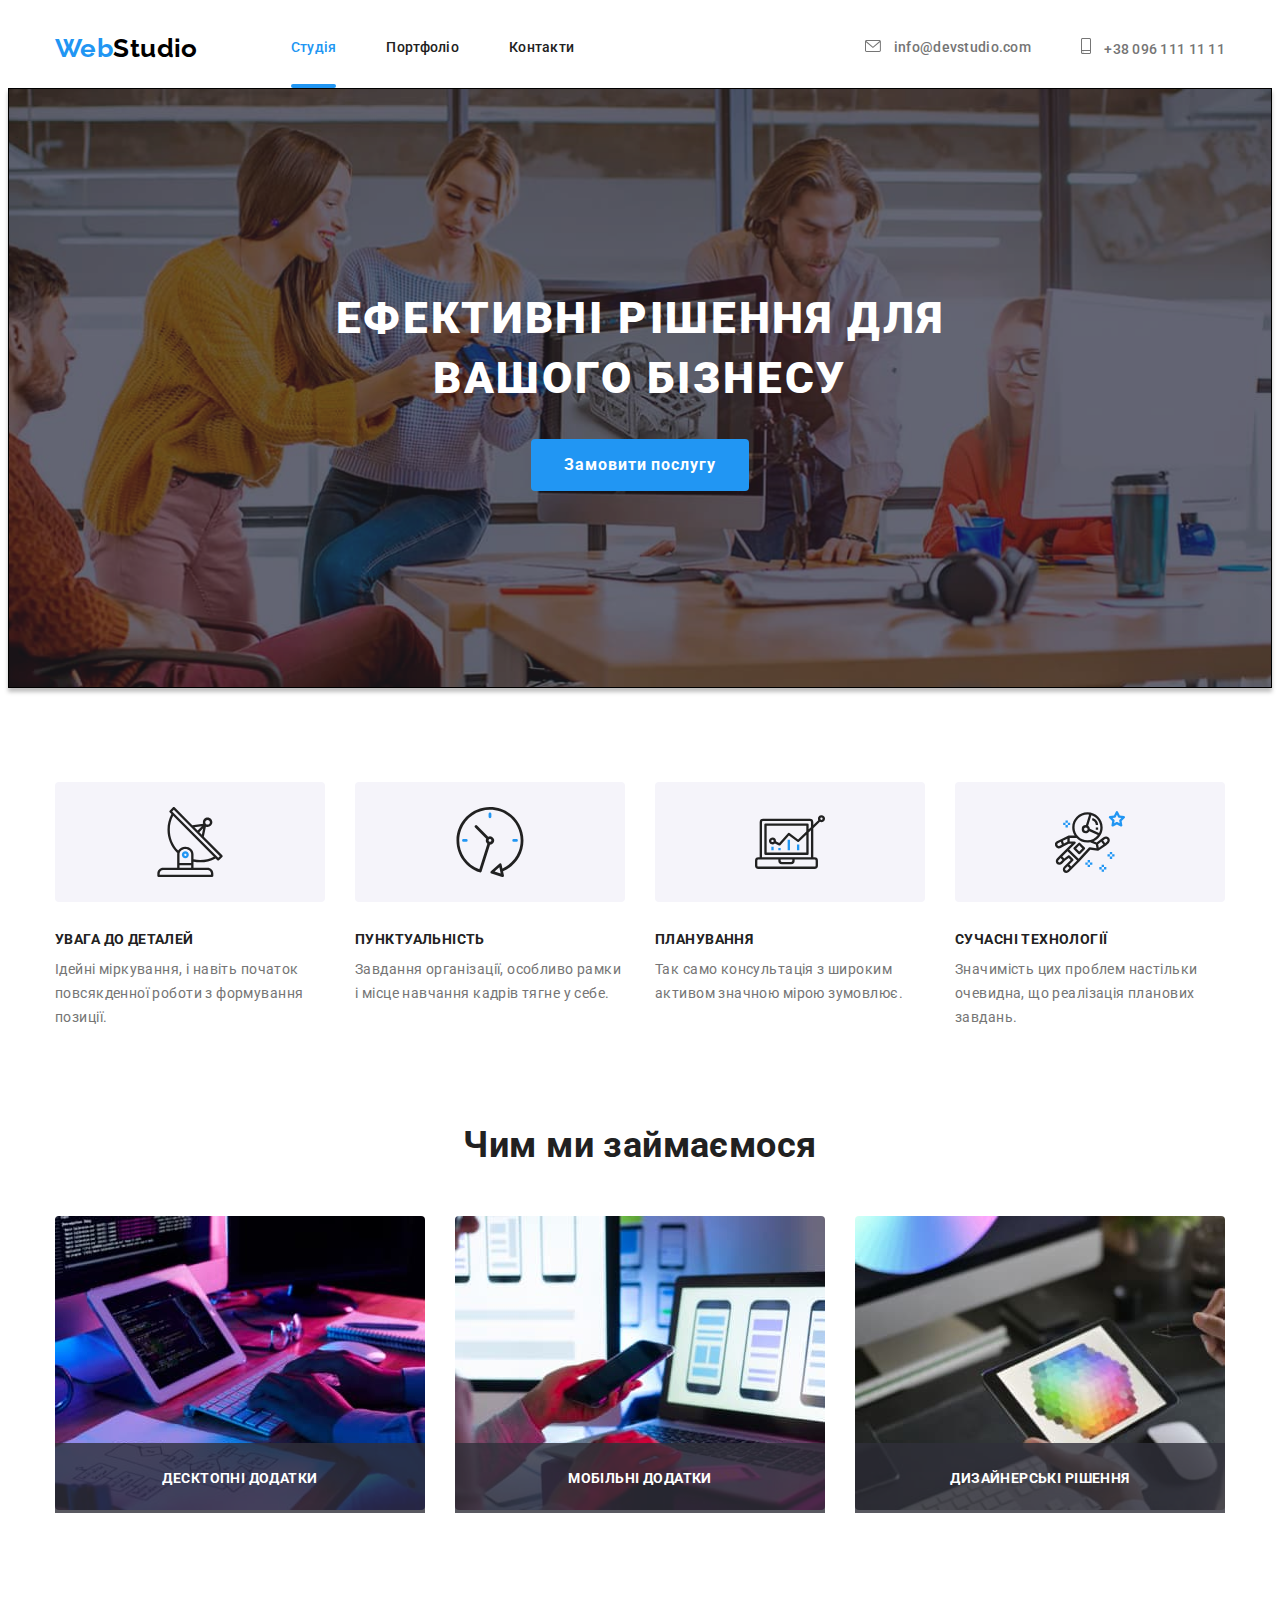
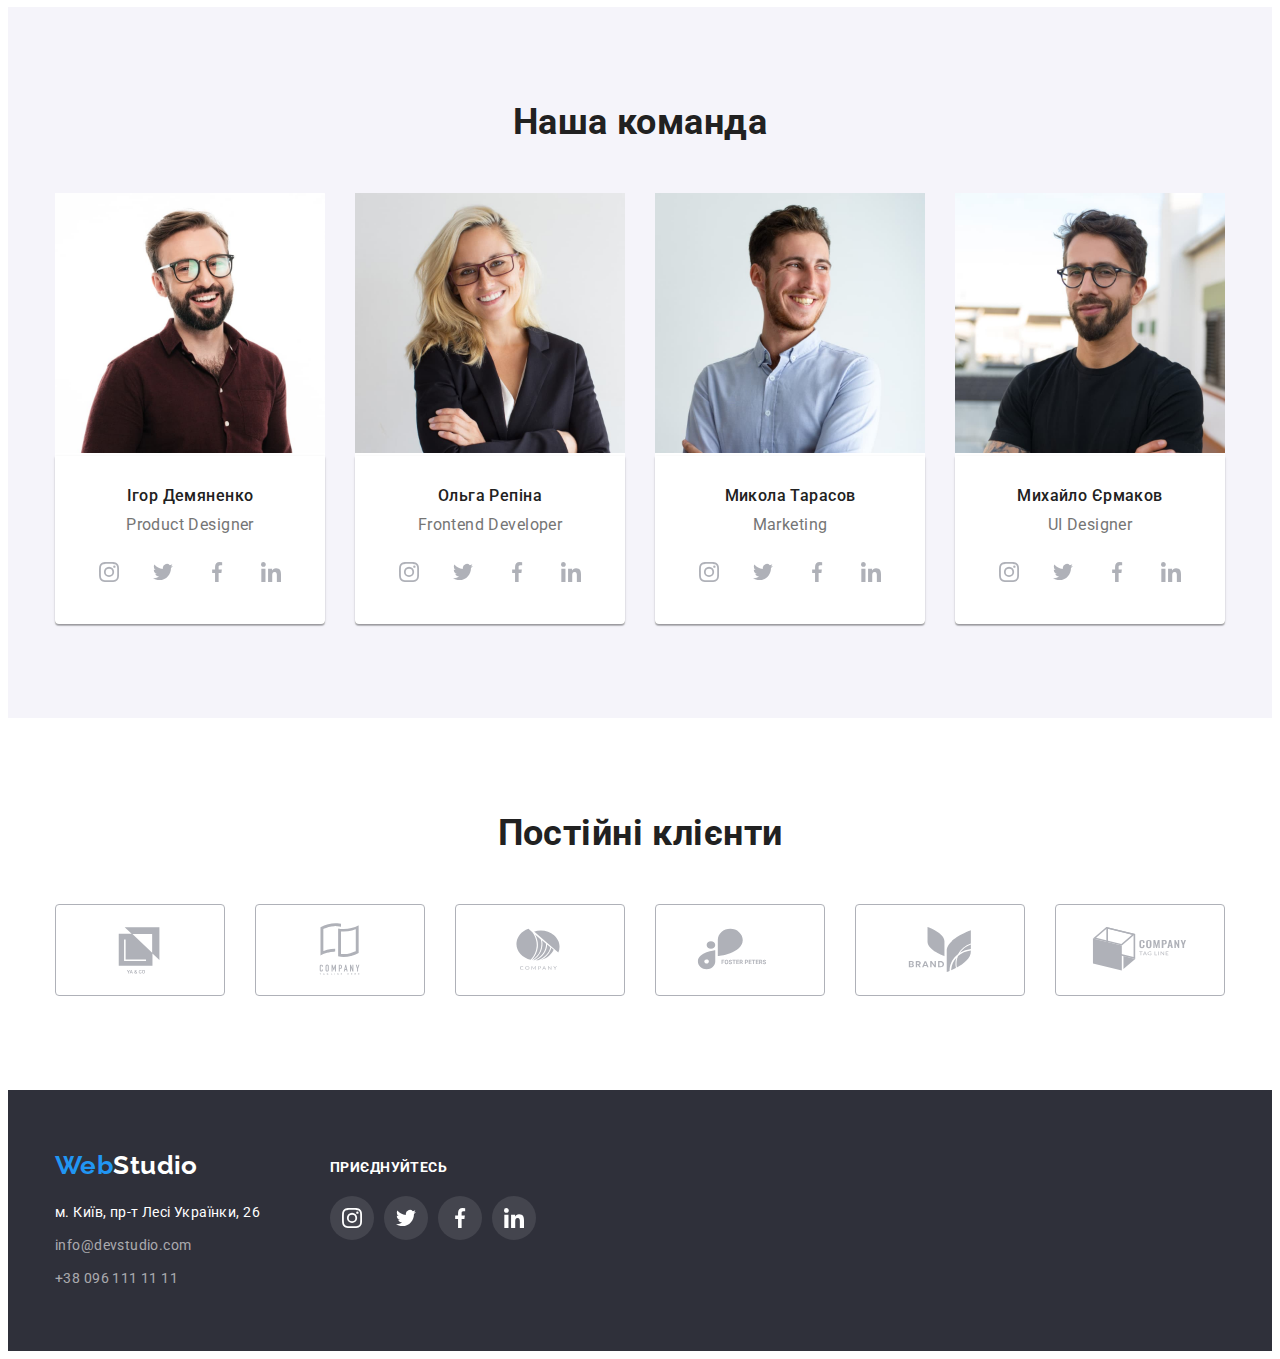
<file: index.html>
<!DOCTYPE html>
<html lang="uk">
<head>
    <meta charset="UTF-8">
    <meta http-equiv="X-UA-Compatible" content="IE=edge">
    <meta name="viewport" content="width=device-width, initial-scale=1.0">
    <meta name="description" content="Эффективные решения для вашего бизнеса">
    <title>WebStudio</title>
    <link rel="preconnect" href="https://fonts.googleapis.com">
    <link rel="preconnect" href="https://fonts.gstatic.com" crossorigin>
    <link href="https://fonts.googleapis.com/css2?family=Raleway:wght@700&family=Roboto:wght@400;500;700;900&display=swap"
        rel="stylesheet">
    <link rel="stylesheet" href="https://cdnjs.cloudflare.com/ajax/libs/modern-normalize/1.1.0/modern-normalize.min.css"
        integrity="sha512-wpPYUAdjBVSE4KJnH1VR1HeZfpl1ub8YT/NKx4PuQ5NmX2tKuGu6U/JRp5y+Y8XG2tV+wKQpNHVUX03MfMFn9Q=="
        crossorigin="anonymous" referrerpolicy="no-referrer" />
    <link rel="stylesheet" href="./css/styles.css">
</head>
<body>
    <!--Header-->
    <header class="page-header">
        <!-- Nav -->
        <div class="container main-nav"> 
            <nav class="main-nav">
                <a href="./index.html" class="logo">Web<span class="accent">Studio</span></a>
                <ul class="site list">
                    <li class="nav-item"><a href="" class="nav-link current">Студія</a></li>
                    <li class="nav-item"><a href="./portfolio.html" class="nav-link">Портфоліо</a></li>
                    <li class="nav-item"><a href="" class="nav-link">Контакти</a></li>
                </ul>
            </nav>
            <ul class="contact list">
                <li class="contact-item">   
                    <a href="mailto:info@devstudio.com" class="contact-link">
                        <svg class="icon-envelope" width="16" height="12">
                            <use href="./image/icons.svg#envelope"></use>
                        </svg>
                        info@devstudio.com
                    </a>
                </li>
                <li class="contact-item">
                    <a href="tel:+380961111111" class="contact-link" >
                        <svg class="icon-smartphone" width="10" height="16">
                            <use href="./image/icons.svg#smartphone"></use>
                        </svg>
                        +38 096 111 11 11
                    </a>
                </li>
            </ul>
        </div>
    </header>
    
    <!--main-->
    <main>
        <!--Hero-->
        <section class="hero overlay">
            <div class="container">
                <h1 class="hero-title">Ефективні рішення для вашого бізнесу</h1>
                <button class="hero-button" type="button" data-modal-open>Замовити послугу</button>
            </div>                    
        </section>
        <!-- Features -->
        <section class="section features">
            <div class="container">
            <h2 class="visually-hidden">Особливості нашої работи</h2>
            <ul class="feature list">
                <li class="feature-item">
                    <div class="feature-group">
                        <svg class="feature-icon" width="70" height="70">
                            <use href="./image/icons.svg#antenna"></use>
                        </svg>
                    </div>
                    <h3 class="feature-title">УВАГА ДО ДЕТАЛЕЙ</h3>
                    <p class="feature-text">Ідейні міркування, і навіть початок повсякденної роботи з формування позиції.</p>
                </li>
                <li class="feature-item">
                    <div class="feature-group">
                        <svg class="feature-icon" width="70" height="70">
                            <use href="./image/icons.svg#clock"></use>
                        </svg>
                    </div>
                    <h3 class="feature-title">ПУНКТУАЛЬНІСТЬ</h3>
                    <p class="feature-text">Завдання організації, особливо рамки і місце навчання кадрів тягне у себе.</p>
                </li>
                <li class="feature-item">
                    <div class="feature-group">
                        <svg class="feature-icon" width="70" height="70">
                            <use href="./image/icons.svg#diagram"></use>
                        </svg>
                    </div>
                    <h3 class="feature-title">ПЛАНУВАННЯ</h3>
                    <p class="feature-text">Так само консультація з широким активом значною мірою зумовлює.</p>
                </li>
                <li class="feature-item">
                    <div class="feature-group">
                        <svg class="feature-icon" width="70" height="70">
                            <use href="./image/icons.svg#astronaut"></use>
                        </svg>
                    </div>
                    <h3 class="feature-title">СУЧАСНІ ТЕХНОЛОГІЇ</h3>
                    <p class="feature-text">Значимість цих проблем настільки очевидна, що реалізація планових завдань.</p>
                </li>
            </ul>
            </div>
        </section>
        <!-- Our work -->
        <section class="section works">
            <div class="container">
                <h2 class="section-title">Чим ми займаємося</h2>
                <ul class="work list">
                    <li class="work-item">
                        <img class="work-img" src="./image/box1.jpg" alt="box1" width="370" height="294" />
                        <h3 class="work-label">Десктопні додатки</h3>
                    </li>
                    <li class="work-item">
                        <img class="work-img" src="./image/box2.jpg" alt="box2" width="370" height="294" />
                        <h3 class="work-label">Мобільні додатки</h3>
                    </li>
                    <li class="work-item">
                        <img class="work-img" src="./image/box3.jpg" alt="box3" width="370" height="294" />
                        <h3 class="work-label">Дизайнерські рішення</h3>
                    </li>
                </ul>
            </div>
        </section>
        <!-- Our team -->
        <section class="section teams">
            <div class="container">
                <h2 class="section-title">Наша команда</h2>
                <ul class="team list">
                    <li class="team-item card">
                        <img src="./image/team_card1.jpg" alt="team-card1" width="270" height="260">
                        <div class="card-content">
                            <h3 class="team-name">Ігор Демяненко</h3>
                            <p class="team-description">Product Designer</p>
                            <ul class="team-social list">
                                <li class="team-social-item">
                                    <a class="team-social-link" href="">
                                        <svg class="team-social-icon" width="20" height="20">
                                            <use href="./image/icons.svg#instagram"></use>
                                        </svg>
                                    </a>
                                </li>
                                <li class="team-social-item">
                                    <a class="team-social-link" href="">
                                        <svg class=" team-social-icon" width="20" height="20">
                                            <use href="./image/icons.svg#twitter"></use>
                                        </svg>
                                    </a>
                                </li>
                                <li class="team-social-item">
                                    <a class="team-social-link" href="">
                                        <svg class=" team-social-icon" width="20" height="20">
                                            <use href="./image/icons.svg#facebook"></use>
                                        </svg>
                                    </a>
                                </li>
                                <li class="team-social-item">
                                    <a class="team-social-link" href="">
                                        <svg class=" team-social-icon" width="20" height="20">
                                            <use href="./image/icons.svg#linkedin"></use>
                                        </svg>
                                    </a>
                                </li>
                            </ul>
                        </div>
                    </li>
                    <li class="team-item card">
                        <img src="./image/team_card2.jpg" alt="team-card2" width="270" height="260">
                        <div class="card-content">
                            <h3 class="team-name">Ольга Репіна</h3>
                            <p class="team-description">Frontend Developer</p>
                            <ul class="team-social list">
                                <li class="team-social-item">
                                    <a class="team-social-link" href="">
                                        <svg class="team-social-icon" width="20" height="20">
                                            <use href="./image/icons.svg#instagram"></use>
                                        </svg>
                                    </a>
                                </li>
                                <li class="team-social-item">
                                    <a class="team-social-link" href="">
                                        <svg class=" team-social-icon" width="20" height="20">
                                            <use href="./image/icons.svg#twitter"></use>
                                        </svg>
                                    </a>
                                </li>
                                <li class="team-social-item">
                                    <a class="team-social-link" href="">
                                        <svg class=" team-social-icon" width="20" height="20">
                                            <use href="./image/icons.svg#facebook"></use>
                                        </svg>
                                    </a>
                                </li>
                                <li class="team-social-item">
                                    <a class="team-social-link" href="">
                                        <svg class=" team-social-icon" width="20" height="20">
                                            <use href="./image/icons.svg#linkedin"></use>
                                        </svg>
                                    </a>
                                </li>
                            </ul>
                        </div>
                    </li>
                    <li class="team-item card">
                        <img src="./image/team_card3.jpg" alt="team-card3" width="270" height="260">
                        <div class="card-content">
                            <h3 class="team-name">Микола Тарасов</h3>
                            <p class="team-description">Marketing</p>
                            <ul class="team-social list">
                                <li class="team-social-item">
                                    <a class="team-social-link" href="">
                                        <svg class="team-social-icon" width="20" height="20">
                                            <use href="./image/icons.svg#instagram"></use>
                                        </svg>
                                    </a>
                                </li>
                                <li class="team-social-item">
                                    <a class="team-social-link" href="">
                                        <svg class=" team-social-icon" width="20" height="20">
                                            <use href="./image/icons.svg#twitter"></use>
                                        </svg>
                                    </a>
                                </li>
                                <li class="team-social-item">
                                    <a class="team-social-link" href="">
                                        <svg class=" team-social-icon" width="20" height="20">
                                            <use href="./image/icons.svg#facebook"></use>
                                        </svg>
                                    </a>
                                </li>
                                <li class="team-social-item">
                                    <a class="team-social-link" href="">
                                        <svg class=" team-social-icon" width="20" height="20">
                                            <use href="./image/icons.svg#linkedin"></use>
                                        </svg>
                                    </a>
                                </li>
                            </ul>
                        </div>
                    </li>
                    <li class="team-item card">
                        <img src="./image/team_card4.jpg" alt="team-card4" width="270" height="260">
                        <div class="card-content">
                            <h3 class="team-name">Михайло Єрмаков</h3>
                            <p class="team-description">UI Designer</p>
                            <ul class="team-social list">
                                <li class="team-social-item">
                                    <a class="team-social-link" href="">
                                        <svg class="team-social-icon" width="20" height="20">
                                            <use href="./image/icons.svg#instagram"></use>
                                        </svg>
                                    </a>                                    
                                </li>
                                <li class="team-social-item">
                                    <a class="team-social-link" href="">
                                        <svg class=" team-social-icon" width="20" height="20">
                                            <use href="./image/icons.svg#twitter"></use>
                                        </svg>
                                    </a>                                    
                                </li>
                                <li class="team-social-item">
                                    <a class="team-social-link" href="">
                                        <svg class=" team-social-icon" width="20" height="20">
                                            <use href="./image/icons.svg#facebook"></use>
                                        </svg>
                                    </a>                                    
                                </li>
                                <li class="team-social-item">
                                    <a class="team-social-link" href="">
                                        <svg class=" team-social-icon" width="20" height="20">
                                            <use href="./image/icons.svg#linkedin"></use>
                                        </svg>
                                    </a>                                    
                                </li>
                            </ul>
                        </div>
                    </li>
                </ul>
            </div>
        </section>
        <!-- Our clients -->
        <section class="section clients">
            <div class="container">
                <h2 class="section-title">Постійні клієнти</h2>
                <ul class="client list">
                    <li class="client-item">
                        <svg class="client-icon" width="106" height="60">
                            <use href="./image/icons.svg#logo1"></use>
                        </svg>
                    </li>
                    <li class="client-item">
                        <svg class="client-icon" width="106" height="60">
                            <use href="./image/icons.svg#logo2"></use>
                        </svg>
                    </li>
                    <li class="client-item">
                        <svg class="client-icon" width="106" height="60">
                            <use href="./image/icons.svg#logo3"></use>
                        </svg>
                    </li>
                    <li class="client-item">
                        <svg class="client-icon" width="106" height="60">
                            <use href="./image/icons.svg#logo4"></use>
                        </svg>
                    </li>
                    <li class="client-item">
                        <svg class="client-icon" width="106" height="60">
                            <use href="./image/icons.svg#logo5"></use>
                        </svg>
                    </li>
                    <li class="client-item">
                        <svg class="client-icon" width="106" height="60">
                            <use href="./image/icons.svg#logo6"></use>
                        </svg>
                    </li>
                </ul>
            </div>
        </section>
    </main>
    <!--footer-->
    <footer class="footer">
        <div class="container footer-content">
            <div class="address-aside">
                <a href="./index.html" class="logo">Web<span class="accent current">Studio</span></a>
                <address class="address-info">
                    <ul class="address list">
                        <li class="address-item"><a href="https://goo.gl/maps/piqngm7oDQpEDh6u6" class="address-link" target="_blank"
                                rel="noopener nofollow noreferrer">м. Київ, пр-т Лесі Українки, 26</a></li>
                        <li class="address-item"><a href="mailto:info@devstudio.com" class="address-link current">info@devstudio.com</a>
                        </li>
                        <li class="address-item"><a href="tel:+380961111111" class="address-link current">+38 096 111 11 11</a></li>
                    </ul>
                </address>
            </div>
            <div class="cummon">
                <h2 class="cummon-name">приєднуйтесь</h2>
                <ul class="cummon-social list">
                    <li class="cummon-social-item">
                        <a class="cummon-social-link" href="">
                            <svg class="cummon-social-icon" width="20" height="20">
                                <use href="./image/icons.svg#instagram"></use>
                            </svg>
                        </a>                        
                    </li>
                    <li class="cummon-social-item">
                        <a class="cummon-social-link" href="">
                            <svg class="cummon-social-icon" width="20" height="20">
                                <use href="./image/icons.svg#twitter"></use>
                            </svg>
                        </a>                        
                    </li>
                    <li class="cummon-social-item">
                        <a class="cummon-social-link" href="">
                            <svg class="cummon-social-icon" width="20" height="20">
                                <use href="./image/icons.svg#facebook"></use>
                            </svg>                            
                        </a>                        
                    </li>
                    <li class="cummon-social-item">
                        <a class="cummon-social-link" href="">
                            <svg class="cummon-social-icon" width="20" height="20">
                                <use href="./image/icons.svg#linkedin"></use>
                            </svg>
                        </a>                        
                    </li>
                </ul>
            </div>
        </div>            
    </footer>

    <div class="backdrop is-hidden" data-modal>
        <div class="modal">
            <button class="modal-btn" type="button" data-modal-close>
                <svg class="modal-btn-icon" width="18" height="18">
                    <use href="./image/icons.svg#icon-close-black"></use>
                </svg>
            </button>
        </div>
    </div>

    <script src="./js/modal.js"></script>
</body>
</html>
</file>
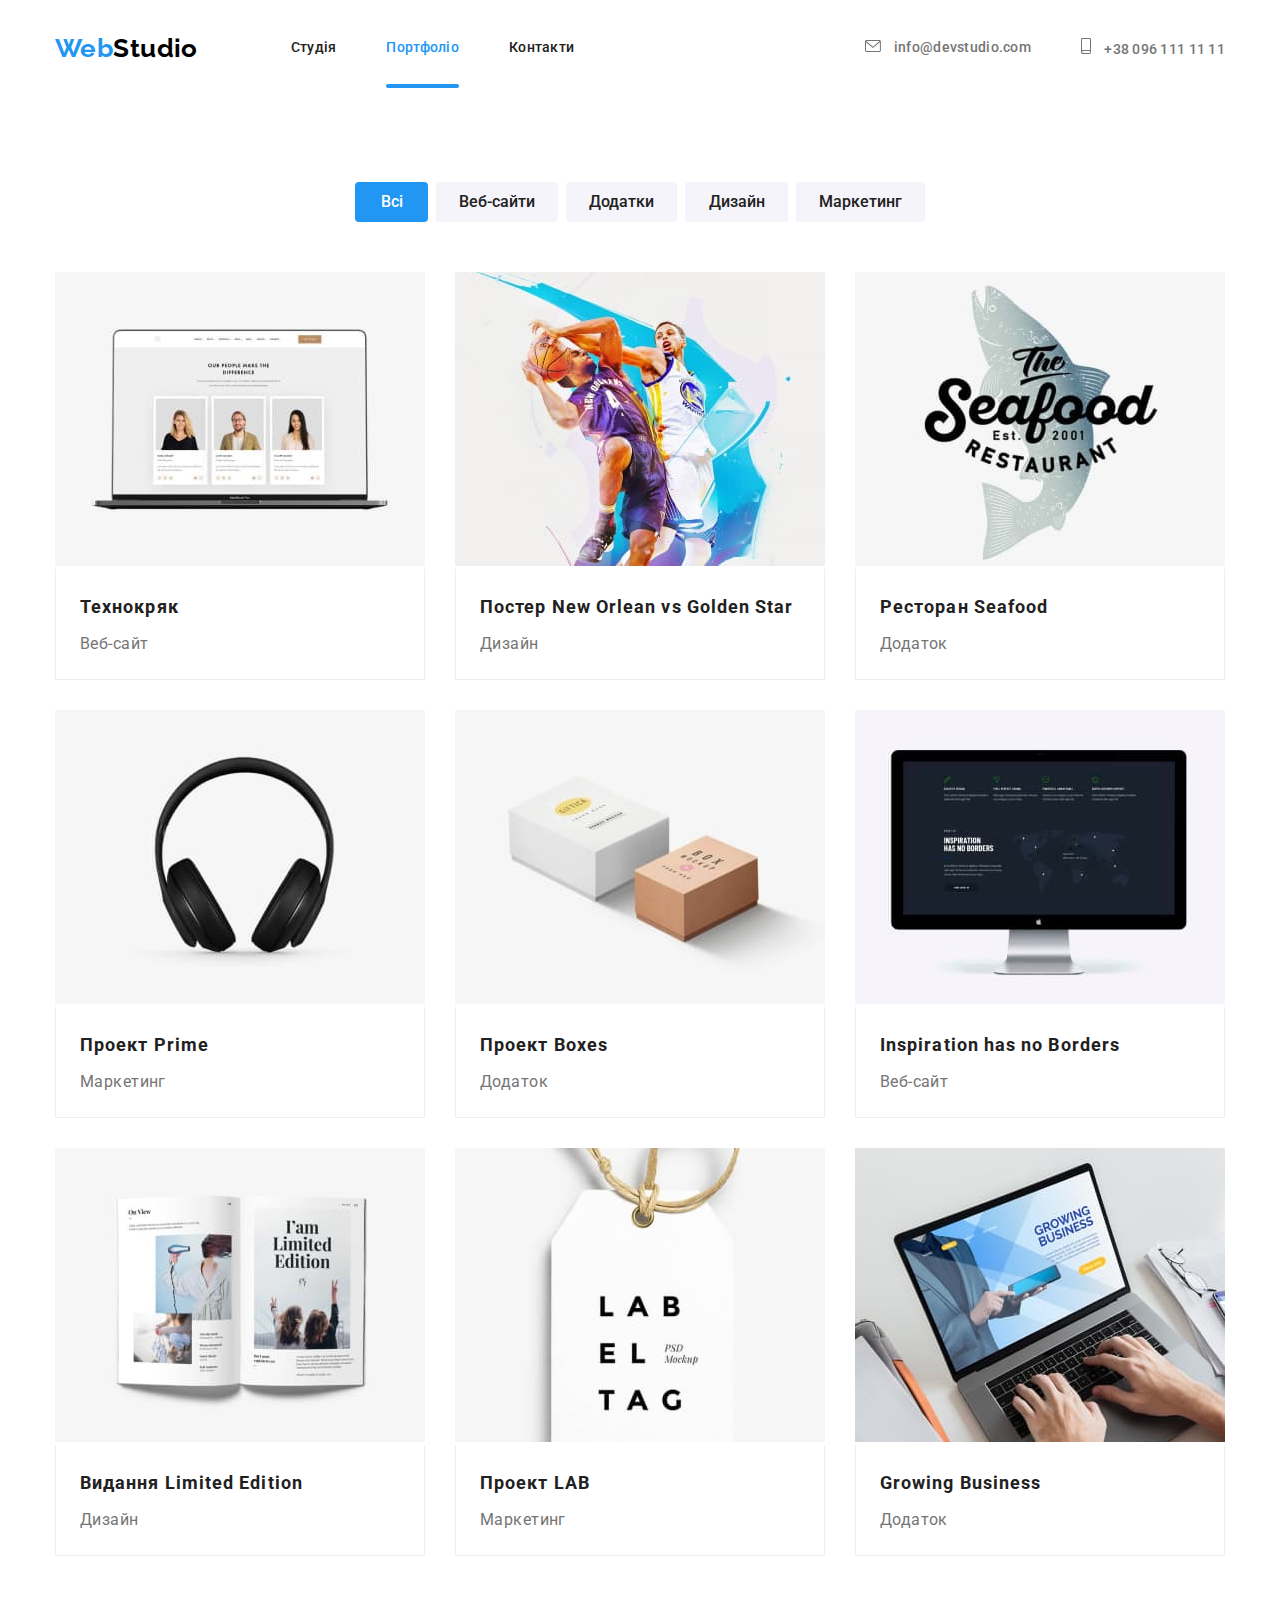
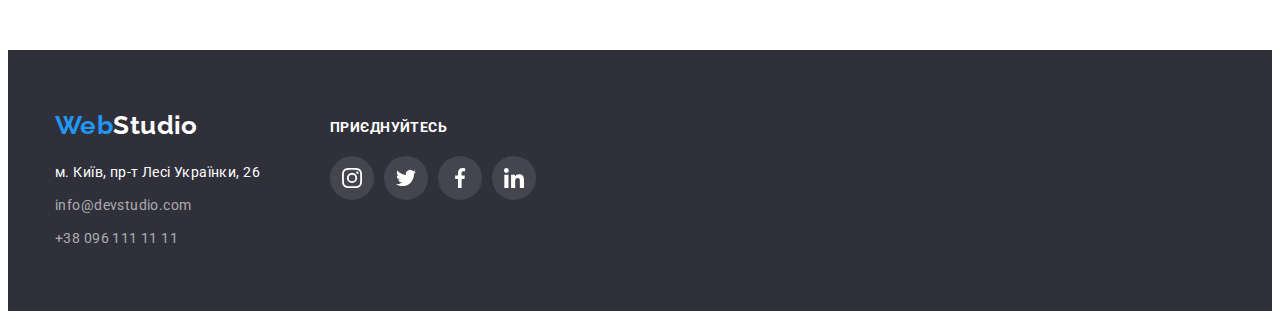
<file: portfolio.html>
<!DOCTYPE html>
<html lang="uk">
<head>
    <meta charset="UTF-8">
    <meta http-equiv="X-UA-Compatible" content="IE=edge">
    <meta name="viewport" content="width=device-width, initial-scale=1.0">
    <meta name="description" content="Работы нашей веб-студии">
    <title>Портфолiо</title>
    <link rel="preconnect" href="https://fonts.googleapis.com">
    <link rel="preconnect" href="https://fonts.gstatic.com" crossorigin>
    <link href="https://fonts.googleapis.com/css2?family=Raleway:wght@700&family=Roboto:wght@400;500;700;900&display=swap"
        rel="stylesheet">
    <link rel="stylesheet" href="https://cdnjs.cloudflare.com/ajax/libs/modern-normalize/1.1.0/modern-normalize.min.css"
        integrity="sha512-wpPYUAdjBVSE4KJnH1VR1HeZfpl1ub8YT/NKx4PuQ5NmX2tKuGu6U/JRp5y+Y8XG2tV+wKQpNHVUX03MfMFn9Q=="
        crossorigin="anonymous" referrerpolicy="no-referrer" />
    <link rel="stylesheet" href="./css/styles.css">
</head>

<body>
    <!--header-->
    <header class="page-header">
        <!-- Nav -->
        <div class="container main-nav">
            <nav class="main-nav">
                <a href="./index.html" class="logo">Web<span class="accent">Studio</span></a>
                <ul class="site list">
                    <li class="nav-item"><a href="./index.html" class="nav-link">Студія</a></li>
                    <li class="nav-item"><a href="" class="nav-link current">Портфоліо</a></li>
                    <li class="nav-item"><a href="" class="nav-link">Контакти</a></li>
                </ul>
            </nav>
            <ul class="contact list">
                <li class="contact-item">
                    <a href="mailto:info@devstudio.com" class="contact-link">
                        <svg class="icon-envelope" width="16" height="12">
                            <use href="./image/icons.svg#envelope"></use>
                        </svg>
                        info@devstudio.com
                    </a>
                </li>
                <li class="contact-item">
                    <a href="tel:+380961111111" class="contact-link">
                        <svg class="icon-smartphone" width="10" height="16">
                            <use href="./image/icons.svg#smartphone"></use>
                        </svg>
                        +38 096 111 11 11
                    </a>
                </li>
            </ul>
        </div>
    </header>
    <!--main-->
    <main>
        <section class="section projects">
            <div class="container">
            <h1 class="visually-hidden">Hаші проекти</h1>
            <!--filter-->
            <ul class="project-filter list">
                <li class="button-item">
                    <button class="primary-button" type="button">Всі</button>
                </li>
                <li class="button-item">
                    <button class="secondary-button" type="button">Веб-сайти</button>
                </li>
                <li class="button-item">
                    <button class="secondary-button" type="button">Додатки</button>
                </li>
                <li class="button-item">
                    <button class="secondary-button" type="button">Дизайн</button>
                </li>
                <li class="button-item">
                    <button class="secondary-button" type="button">Маркетинг</button>
                </li>
            </ul>
            <!--our projects-->
            <ul class="project list">
                <li class="project-item">
                    <div class="project-item-trum">                        
                        <img src="./image/project1.jpg" alt="project1" width="370" height="294">
                        <p class="project-item-overlay">Ресурс пропонує комплексні пропозиції з різним рівнем функціоналу та сервісів. Все це
                            дозволить відвідувачу отримати
                            вичерпні відомості про компанію чи приватну особу.</p>
                    </div>                    
                    <div class="project-content">
                        <h2 class="project-name">Технокряк</h2>
                        <p class="project-position">Веб-сайт</p>
                    </div>
                </li>
                <li class="project-item">
                    <div class="project-item-trum">
                    <img src="./image/project2.jpg" alt="project2" width="370" height="294">
                    <p class="project-item-overlay">Ресурс пропонує комплексні пропозиції з різним рівнем функціоналу та сервісів. Все це
                        дозволить відвідувачу отримати
                        вичерпні відомості про компанію чи приватну особу.</p>
                    </div>
                    <div class="project-content">
                        <h2 class="project-name">Постер New Orlean vs Golden Star</h2>
                        <p class="project-position">Дизайн</p>
                    </div>
                </li>
                <li class="project-item">
                    <div class="project-item-trum">
                    <img src="./image/project3.jpg" alt="project3" width="370" height="294">
                    <p class="project-item-overlay">Ресурс пропонує комплексні пропозиції з різним рівнем функціоналу та сервісів. Все це
                        дозволить відвідувачу отримати
                        вичерпні відомості про компанію чи приватну особу.</p>
                    </div>
                    <div class="project-content">
                        <h2 class="project-name">Ресторан Seafood</h2>
                        <p class="project-position">Додаток</p>
                    </div>
                </li>
                <li class="project-item">
                    <div class="project-item-trum">
                    <img src="./image/project4.jpg" alt="project4" width="370" height="294">
                    <p class="project-item-overlay">Ресурс пропонує комплексні пропозиції з різним рівнем функціоналу та сервісів. Все це
                        дозволить відвідувачу отримати
                        вичерпні відомості про компанію чи приватну особу.</p>
                    </div>
                    <div class="project-content">
                        <h2 class="project-name">Проект Prime</h2>
                        <p class="project-position">Маркетинг</p>
                    </div>
                </li>
                <li class="project-item">
                    <div class="project-item-trum">
                    <img src="./image/project5.jpg" alt="project5" width="370" height="294">
                    <p class="project-item-overlay">Ресурс пропонує комплексні пропозиції з різним рівнем функціоналу та сервісів. Все це
                        дозволить відвідувачу отримати
                        вичерпні відомості про компанію чи приватну особу.</p>
                    </div>
                    <div class="project-content">
                        <h2 class="project-name">Проект Boxes</h2>
                        <p class="project-position">Додаток</p>
                    </div>
                </li>
                <li class="project-item">
                    <div class="project-item-trum">
                    <img src="./image/project6.jpg" alt="project6" width="370" height="294">
                    <p class="project-item-overlay">Ресурс пропонує комплексні пропозиції з різним рівнем функціоналу та сервісів. Все це
                        дозволить відвідувачу отримати
                        вичерпні відомості про компанію чи приватну особу.</p>
                    </div>
                    <div class="project-content">
                        <h2 class="project-name">Inspiration has no Borders</h2>
                        <p class="project-position">Веб-сайт</p>
                    </div>
                </li>
                <li class="project-item">
                    <div class="project-item-trum">
                    <img src="./image/project7.jpg" alt="project7" width="370" height="294">
                    <p class="project-item-overlay">Ресурс пропонує комплексні пропозиції з різним рівнем функціоналу та сервісів. Все це
                        дозволить відвідувачу отримати
                        вичерпні відомості про компанію чи приватну особу.</p>
                    </div>
                    <div class="project-content">
                        <h2 class="project-name">Видання Limited Edition</h2>
                        <p class="project-position">Дизайн</p>
                    </div>
                </li>
                <li class="project-item">
                    <div class="project-item-trum">
                    <img src="./image/project8.jpg" alt="project8" width="370" height="294">
                    <p class="project-item-overlay">Ресурс пропонує комплексні пропозиції з різним рівнем функціоналу та сервісів. Все це
                        дозволить відвідувачу отримати
                        вичерпні відомості про компанію чи приватну особу.</p>
                    </div>
                    <div class="project-content">
                        <h2 class="project-name">Проект LAB</h2>
                        <p class="project-position">Маркетинг</p>
                    </div>
                </li>
                <li class="project-item">
                    <div class="project-item-trum">
                    <img src="./image/project9.jpg" alt="project9" width="370" height="294">
                    <p class="project-item-overlay">Ресурс пропонує комплексні пропозиції з різним рівнем функціоналу та сервісів. Все це
                        дозволить відвідувачу отримати
                        вичерпні відомості про компанію чи приватну особу.</p>
                    </div>
                    <div class="project-content">
                        <h2 class="project-name">Growing Business</h2>
                        <p class="project-position">Додаток</p>
                    </div>
                </li>
            </ul>
            </div>
        </section>
    </main>
    <!--footer-->
    <footer class="footer">
        <div class="container footer-content">
            <div class="address-aside">
                <a href="./index.html" class="logo">Web<span class="accent current">Studio</span></a>
                <address class="address-info">
                    <ul class="address list">
                        <li class="address-item"><a href="https://goo.gl/maps/piqngm7oDQpEDh6u6" class="address-link"
                                target="_blank" rel="noopener nofollow noreferrer">м. Київ, пр-т Лесі Українки, 26</a></li>
                        <li class="address-item"><a href="mailto:info@devstudio.com"
                                class="address-link current">info@devstudio.com</a>
                        </li>
                        <li class="address-item"><a href="tel:+380961111111" class="address-link current">+38 096 111 11
                                11</a></li>
                    </ul>
                </address>
            </div>
            <div class="cummon">
                <h2 class="cummon-name">приєднуйтесь</h2>
                <ul class="cummon-social list">
                    <li class="cummon-social-item">
                        <a class="cummon-social-link" href="">
                            <svg class="cummon-social-icon" width="20" height="20">
                                <use href="./image/icons.svg#instagram"></use>
                            </svg>
                        </a>
                    </li>
                    <li class="cummon-social-item">
                        <a class="cummon-social-link" href="">
                            <svg class="cummon-social-icon" width="20" height="20">
                                <use href="./image/icons.svg#twitter"></use>
                            </svg>
                        </a>
                    </li>
                    <li class="cummon-social-item">
                        <a class="cummon-social-link" href="">
                            <svg class="cummon-social-icon" width="20" height="20">
                                <use href="./image/icons.svg#facebook"></use>
                            </svg>
                        </a>
                    </li>
                    <li class="cummon-social-item">
                        <a class="cummon-social-link" href="">
                            <svg class="cummon-social-icon" width="20" height="20">
                                <use href="./image/icons.svg#linkedin"></use>
                            </svg>
                        </a>
                    </li>
                </ul>
            </div>
        </div>
    </footer>
</body>

</html>
</file>
<file: css/styles.css>
/* цвет основного текста #757575 */
/* вторичный цвет #212121*/
/* акцент #2196F3 */

/* белый #FFFFFF */
/* белый вторичный rgba(255, 255, 255, 0.6) */

/* первичный шрифт Roboto 400 500 700 900 */
/* вторичный шрифт Raleway 700*/


:root {
    --primari-text-color: #757575;
    --title-text-color: #212121;
    --accent-color: #2196F3;
    --primary-white-color: #FFFFFF;
    --secondary-white-color: rgba(255, 255, 255, 0.6);
    --anim-slov: 250ms cubic-bezier(0.4, 0, 0.2, 1);
}

body {
    background-color: var(--primary-white-color);
    color: var(--primari-text-color);

    font-family: Roboto, sans-serif;
    font-size: 14px;
    letter-spacing: 0.03em;
}

html {
    box-sizing: border-box;
}

*,
*::after,
*::before {
    box-sizing: inherit;
}

/* Утилиты */

.list {
    margin: 0;
    padding: 0;
    list-style: none;
}

.visually-hidden {
    position: absolute;
    width: 1px;
    height: 1px;
    margin: -1px;
    border: 0;
    padding: 0;
    white-space: nowrap;
    clip-path: inset(100%);
    clip: rect(0 0 0 0);
    overflow: hidden;
}

.container {
    margin-left: auto;
    margin-right: auto;
    width: 1200px;
    padding-left: 15px;
    padding-right: 15px;
    /* outline: 1px solid red;     */
}

.img {
    display: block;
    max-width: 100%;
    height: auto;
}        


/* Header */

/* Logo */

.logo {
    color: var(--accent-color);
    font-family: Raleway, sans-serif;
    
    font-weight: 700;
    font-size: 26px;
    line-height: 1.19;
    text-decoration: none;
}

.accent {
    color: #000000;
}

.accent.current {
    color: var(--primary-white-color); 
}

/* Nav, contact */

.main-nav {
    display: flex;
    align-items: center;
}

.site.list {
    display: flex;   
    margin-left: 93px;
}

.contact.list {
    display: flex;
    margin-left: auto;
}

.contact-item {
    display: flex;
    align-items: center;
}

.site.list .nav-item + .nav-item,
.contact.list .contact-item + .contact-item {
    margin-left: 50px;
}
/* .site.list .nav-item:not(:last-child) {
    margin-right: 50px;
} */

.nav-link {
    display: block;
    position: relative;
    color: var(--title-text-color);
    
    font-weight: 500;
    line-height: 1.14;
    letter-spacing: 0.02em;
    text-decoration: none;

    padding-top: 32px;
    padding-bottom: 32px;
}

.nav-link.current {
    color: var(--accent-color);

    transition: color var(--anim-slov);
}

.nav-link.current::after {
    position: absolute;
    content: "";
    display: block;

    width: 100%;
    height: 4px;
    left: 0;
    bottom: 0;
    background-color: var(--accent-color);
    border-radius: 4px;
}

.contact-link {
    color: var(--primari-text-color);
    font-weight: 500;
    line-height: 1.14;
    letter-spacing: 0.02em;
    text-decoration: none;

    transition: color var(--anim-slov);
}

.icon-envelope {
    display: inline-block;
    fill: currentColor;
    margin-right: 10px;
}

.icon-smartphone {
    display: inline-block;
    fill: currentColor;
    margin-right: 10px;
}

.nav-link:hover,
.nav-link:focus,
.contact-link:hover,
.contact-link:focus {
    color: var(--accent-color);
} 

/* Активне посилання */

/* Стили для index.html */
/* Hero */

.hero {
    padding: 200px 0;
}

.overlay {
    max-width: 1600px;
    height: 600px;
    margin-left: auto;
    margin-right: auto;
    background-repeat: no-repeat;
    background-position: center;
    background-size: cover;
    background-image: url("../image/overlay.png"), url("../image/hero.jpg"), url("../image/bg.png");
    border: 1px solid #000000;
    box-shadow: 0px 4px 4px rgba(0, 0, 0, 0.25);
}

.hero-title {
    margin-top: 0;
    margin-bottom: 30px;
    margin-left: auto;
    margin-right: auto;
    width: 696px;
    text-align: center;

    color: var(--primary-white-color);   
    font-weight: 900;
    font-size: 44px;
    line-height: 1.36;
    
    letter-spacing: 0.06em;
    text-transform: uppercase;
}

.hero-button {
    margin-left: auto;
    margin-right: auto;
    border-radius: 4px;
    padding: 10px 32px;
    border: 1px solid transparent;

    background-color: var(--accent-color);
    color: var(--primary-white-color);
    font-family: inherit;
    cursor: pointer;

    font-weight: 700;
    font-size: 16px;
    line-height: 1.88;
    display: flex;
    align-items: center;
    letter-spacing: 0.06em;
}

/* Sections */

.section {
    padding-top: 94px;
    padding-bottom: 94px;
}

.section-title {
    margin-top: 0;
    margin-bottom: 50px;
    color: var(--title-text-color);

    font-weight: 700;
    font-size: 36px;
    line-height: 1.17;
    text-align: center;
}

/* Features */

.feature {
    display: flex;
}

.feature-item {
    width: calc((100% - 3 * 30px) / 4);
    margin-right: 30px;
}

.feature-item:last-child {
    margin-right: 0;
}

.feature-group {
    background-color: #F5F4FA;
    border-radius: 4px;
    width: 270px;
    height: 120px;
    display: flex;
    justify-content: center;
    align-items: center;
    
}

.feature-icon {
    display: inline-block;
}

.feature-title {
    margin: 0;
    margin-top: 30px;
    margin-bottom: 10px;
        
    color: var(--title-text-color);
    
    font-size: 14px;
    line-height:1.14;
    text-transform: uppercase;
}

.feature-text {
    margin-top: 0;
    margin-bottom: 0;

    font-weight: 400;
    line-height: 1.71;
}

/* Our work */

.works {
    padding-top: 0;
}

.work {
    display: flex;
    padding-top: 0;
}

.work-item {
    display: block;
    position: relative;
    overflow: hidden;
    width: 370px;
    margin-right: 30px;
}

.work-item:nth-child(3n) {
    margin-right: 0;
}

.work-item > .work-label {
    position: absolute;
    font-weight: 700;
    font-size: 14px;
    text-align: center;
    letter-spacing: 0.03em;
    text-transform: uppercase;
    color: var(--primary-white-color);

    background-color: rgba(47, 48, 58, 0.8);
    padding-top: 27px;
    padding-bottom: 27px;


    margin: 0;
    bottom: 0;
    left: 0;
}

.work-img + .work-label {
    width: 100%;
}

.work-img {
    box-shadow: 4px 0px, 4px rgba(0, 0, 0, 0.25);
    border-radius: 4px;
}


/* Our team */

.card {
    background-color: var(--primary-white-color);
}

.card-content {
    box-shadow: 0px 1px 3px rgba(0, 0, 0, 0.12), 0px 1px 1px rgba(0, 0, 0, 0.14), 0px 2px 1px rgba(0, 0, 0, 0.2);
    border-radius: 0px 0px 4px 4px;
    padding-top: 30px;
    padding-bottom: 30px;
}

.teams {
    background-color: #F5F4FA;
}

.team {
    display: flex;
}

.team-item {
    width:calc((100% - 3 * 30px) / 4);
    margin-right: 30px;
}

.team-item:nth-child(4n) {
    margin-right: 0;
}

.team-name {
    margin-top: 0;
    margin-bottom: 10px;

    color: var(--title-text-color);

    font-weight: 500;
    font-size: 16px;
    line-height: 1.19;
    text-align: center;
}

.team-description {
    margin-top: 0;
    margin-bottom: 0;

    font-size: 16px;
    line-height: 1.19;
    text-align: center;
}

.team-social {
    display: flex;
    margin-top: 16px;
    margin-left: 32px;
    margin-right: 32px;
}

.team-social-item {
    margin-right: 10px;
}

.team-social-item:nth-child(4n) {
    margin-right: 0;
}

.team-social-link {
    display: inline-flex;
    align-items: center;
    justify-content: center;

    width: 44px;
    height: 44px;

    background-color: var(--primary-white-color);
    border-radius: 50%;
    fill: #AFB1B8;

    transition: fill var(--anim-slov),
        background-color var(--anim-slov);
}

.team-social-icon {
    display: inline-block;
    flex-shrink: 0;
}

.team-social-link:hover {
    background-color: var(--accent-color);
    fill: var(--primary-white-color);
}


/* Our clients */

.client {
    display: flex;
    margin: 0;
    padding: 0;
}

.client-item {
    display: flex;
    align-items: center;
    justify-content: center;

    width: 170px;
    height: 92px;
    margin-right: 30px;

    color: var(--primary-white-color);
    fill: #AFB1B8;
    border: 1px solid rgba(175, 177, 184, 1);
    border-radius: 4px;

    transition: fill var(--anim-slov),
        border var(--anim-slov);
}

.client-icon {
    display: inline-block;
} 

.client-item:nth-child(6n) {
    margin-right: 0;
} 

.client-item:hover {
    fill: var(--accent-color);
    border: 1px solid var(--accent-color);
}


/* Стили для portfolio.html */
/* Our projects */

/* Button projects */

.project-filter {
    display: flex;
    justify-content: center;
    margin-bottom: 50px;
}

.button-item {
    margin-left: 8px;
}

.button-item:first-child {
    margin-left: 0;
}

.primary-button {
    border-radius: 4px;
    padding: 6px 22px;
    min-width: 73px;
    border: 1px solid transparent;

    background-color: var(--accent-color);
    color: var(--primary-white-color);
    font-family: inherit;
    cursor: pointer;
        
    font-weight: 500;
    font-size: 16px;
    line-height: 1.62;
    text-align: center;
}

.secondary-button {
    border-radius: 4px;
    padding: 6px 22px;
    min-width: 103px;
    border: 1px solid transparent;
    
    background-color: #F5F4FA;
    color: var(--title-text-color);
    font-family: inherit;
    cursor: pointer;
        
    font-weight: 500;
    font-size: 16px;
    line-height: 1.62;
    text-align: center;

    transition: color var(--anim-slov),
        background-color var(--anim-slov),
        box-shadow var(--anim-slov);
}

.secondary-button:hover,
.secondary-button:focus {
    background-color: var(--accent-color);
    color: var(--primary-white-color);
    box-shadow: 0px 4px 4px rgba(0, 0, 0, 0.25);
}

/* Projects */

.project {
    display: flex;
    flex-wrap: wrap;

    background-color: var(--primary-white-color);
}

/* calc((100% - кол-во маржинов в строке * значение маржина) / кол-во элементов в строке) */

.project-item {
    width: calc((100% - 2 * 30px) / 3);
    margin-right: 30px;
    margin-bottom: 30px;

    transition: color var(--anim-slov);
}

/* Альтернатива */
/* .project-item {
    width: 370px;
    margin-right: 30px;
    margin-bottom: 30px;
} */

.project-item:nth-child(3n) {
    margin-right: 0;
}

.project-item:nth-last-child(-n + 3) {
    margin-bottom: 0;
}

/* Альтернатива */
/* .project-item:not(:nth-child(3)) {
    margin-right: 30px;
}
или
.project-item:not(:nth-last-child(-n + 3)) {
    margin-right: 30px;
} */

.project-item-trum {
    position: relative;
    overflow: hidden;
}

.project-item-overlay {
    position: absolute;
    bottom: 0;
    left: 0;
    width: 100%;
    height: 100%;
    background-color: rgba(33, 150, 243, 0.9);;
    margin: 0;
    padding: 63px 24px;


    font-size: 18px;
    line-height: 1.56;
    letter-spacing: 0.03em;
    color: var(--primary-white-color);

    transform: translatey(100%);
    transition: transform var(--anim-slov);
}

.project-item:hover .project-item-overlay,
.project-item:focus .project-item-overlay {
    cursor: pointer;
    transform: translate(0);
}

.project-item:hover,
.project-item:focus {
    box-shadow: 0px 1px 1px rgba(0, 0, 0, 0.12),
        0px 4px 4px rgba(0, 0, 0, 0.06),
        1px 4px 6px rgba(0, 0, 0, 0.16);
}

.project-content {
    border: 1px solid #EEEEEE;
    border-top: transparent;
    padding: 20px 24px;
}

.project-name {
    margin-top: 0;
    margin-bottom: 4px;

    color: var(--title-text-color);
    font-size: 18px;
    line-height: 2;
    letter-spacing: 0.06em;
}

.project-position {
    margin-top: 0;
    margin-bottom: 0;

    font-size: 16px;
    line-height: 1.88;
}


/* footer */

.footer {
    padding-top: 60px;
    padding-bottom: 60px;

    background-color: #2F303A;
}

.address-info {
    margin-top: 20px;
    font-style: normal;
}

.address-item {
    margin-bottom: 9px;
}

.address-item:last-child {
    margin-bottom: 0;
}

.address-link {
    color: var(--primary-white-color);

    line-height: 1.71;
    font-style: normal;
    text-decoration: none;
}

.address-link.current {
    color: var(--secondary-white-color);

    transition: color var(--anim-slov);
}

.address-link.current:hover,
.address-link.current:focus {
    color: var(--accent-color);
}

/* присоединяйтесь */

.cummon {
    margin-top: 10px;
    margin-left: 70px;
    width: 206px;
    height: 80px;
}

.cummon-name {
    font-weight: 700;
    font-size: 14px;
    line-height: 1.14;
    letter-spacing: 0.03em;
    text-transform: uppercase;
    
    color: var(--primary-white-color);

    margin-top: 0;
    margin-bottom: 20px;
}

.footer-content {
    display: flex;
    align-items: stretch;
}

.cummon-social {
    display: flex;
    /* margin-top: 16px;
    margin-left: 32px;
    margin-right: 32px; */
}

.cummon-social-item {
    margin-right: 10px;
}

.cummon-social-item:nth-child(4n) {
    margin-right: 0;
}

.cummon-social-link {
    display: flex;
    align-items: center;
    justify-content: center;
    width: 44px;
    height: 44px;
    background-color: rgba(255, 255, 255, 0.1);
    border-radius: 50%;
    fill: var(--primary-white-color);

    transition: background-color var(--anim-slov);
}

.cummon-social-icon {
    display: inline-block;
    flex-shrink: 0;
}

.cummon-social-link:hover,
.cummon-social-link:focus {
    background-color: var(--accent-color);
}

.backdrop {
    position: fixed;
    top: 0;
    left: 0;
    width: 100%;
    height: 100%;
    background-color: rgba(0, 0, 0, 0.25);

    z-index: 100;
    opacity: 1;
    /* visibility: visible; */
    pointer-events: initial;

    transform: translate(-50% -50%) scale(1);
    transition: all transform 250ms cubic-bezier(0.4, 0, 0.2, 1);
}

.backdrop.is-hidden {
    opacity: 0;
    /* visibility: hidden; */
    pointer-events: none;
}

.modal {
    position: absolute;
    top: 50%;
    left: 50%;
    min-height: 581px;
    min-width: 528px;
    padding: 15px;
    background-color: var(--primary-white-color);

    transform: translate(-50%, -50%) scale(1);
    transition: transform 250ms cubic-bezier(0.4, 0, 0.2, 1);
    /* transform: translate(-50%, -50%) scale(1);
    transition: transform var(--anim-slov); */

    border-radius: 4px 0px, 4px rgba(0, 0, 0, 0.25);
    box-shadow: 0px 4px 4px 0px #00000040;
}

.backdrop.is-hidden .modal {
    transform: translate(-50%, -50%) scale(0.2);
    transition: transform 250ms cubic-bezier(0.4, 0, 0.2, 1);
}

.modal-btn {
    position: absolute;
    top: 8px;
    right: 8px;
    width: 30px;
    height: 30px;
    align-items: center;
    justify-content: center;
    background-color: var(--primary-white-color);
    border-radius: 50%;
    border: 1px solid #0000001A;
    padding: 5px;
}

.modal-btn-icon {
    display: inline-block;
    flex-shrink: 0;
    transition: fill var(--anim-slov);
}

.modal-btn-icon:hover {
    fill: var(--accent-color);
}
</file>
